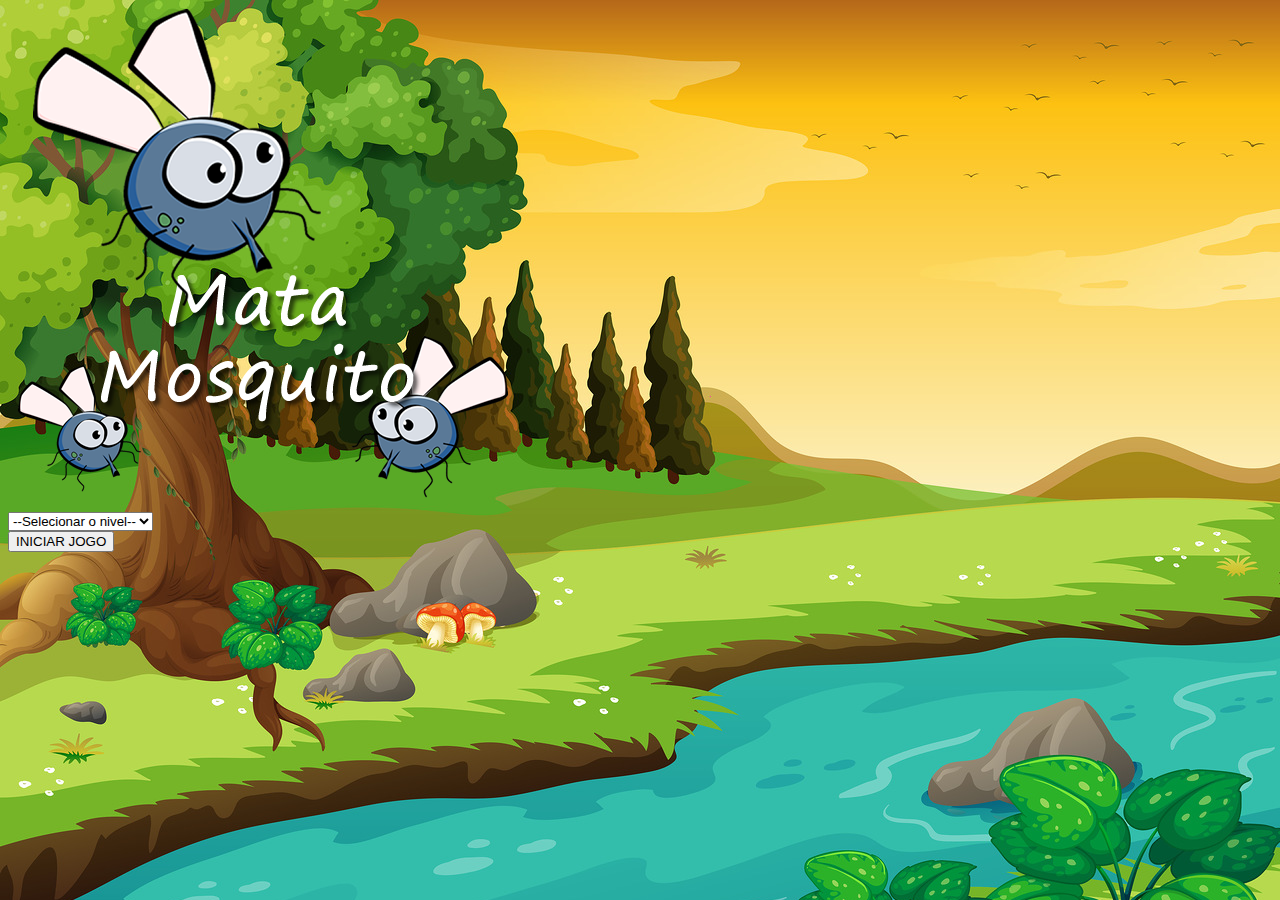
<file: app-mata-mosquito/index.html>
<!DOCTYPE html>
<html lang="en">
<head>
    <meta charset="UTF-8">
    <meta name="viewport" content="width=device-width, initial-scale=1.0">
    <!-- CSS only -->
    <link rel="stylesheet" href="https://cdn.jsdelivr.net/npm/bootstrap@4.5.3/dist/css/bootstrap.min.css" 
    integrity="sha384-TX8t27EcRE3e/ihU7zmQxVncDAy5uIKz4rEkgIXeMed4M0jlfIDPvg6uqKI2xXr2" crossorigin="anonymous">
       <link rel="stylesheet" href="estilo.css">
    <title>INICIO DO JOGO MM</title>
<script>
    function iniciarJogo(){
        var nivel = document.getElementById('nivel').value
        if(nivel === ''){
            alert('Selecione o nível para iniciar o jogo')
            return false
        }else{
            window.location.href="app.html?" + nivel
        }
    }
</script>

</head>
<body>
    <div class="container">
        <div class="row">
            <div class="col">
                <div class="d-flex justify-content-center"> <!--Centraliza a imagem-->
                    <img src="imagens/game.png" alt="">
                </div>
            </div>            
        </div>

        <div class="row">
            <div class="col">
                <div class="d-flex justify-content-center"> <!--Centraliza a imagem-->
                   <div class="mb-2">
                    <select class="form-control" id="nivel">
                        <option value="">--Selecionar o nivel--</option>
                        <option value="normal">Normal</option>
                        <option value="dificil">Dificil</option>
                        <option value="chuckinorris">Chuck Norris</option>
                    </select>
                   </div>
                </div>
            </div>
        </div>
            
        </div>

        <div class="row">
            <div class="col">
                <div class="d-flex justify-content-center">
                    <button type="button" class="btn btn-danger btn-lg" onclick="iniciarJogo()">INICIAR JOGO</button>
                </div>
            </div>
        </div>
    </div>
</body>
</html>
</file>
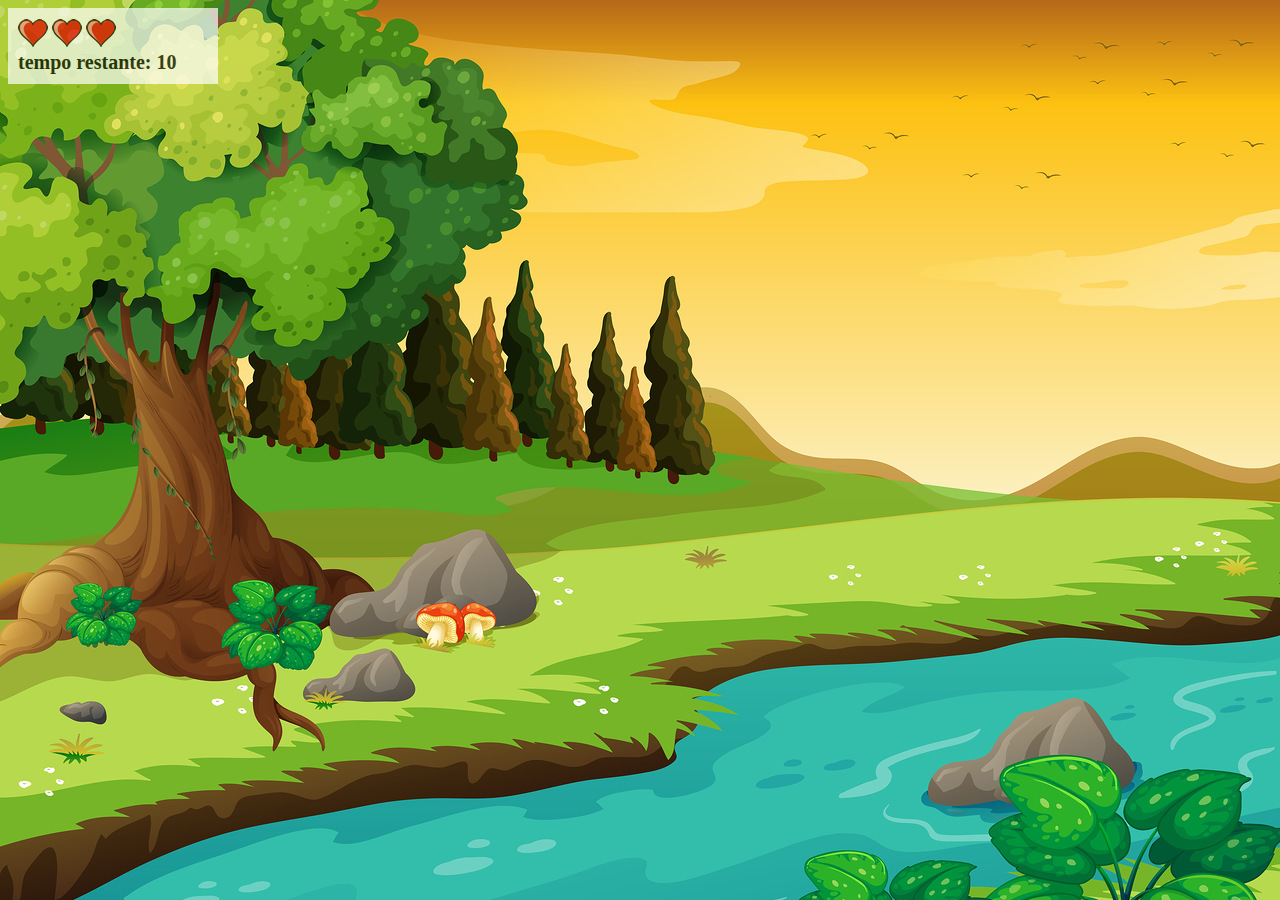
<file: app-mata-mosquito/app.html>
<!DOCTYPE html>
<html lang="en">
<head>
    <meta charset="UTF-8">
    <meta name="viewport" content="width=device-width, initial-scale=1.0">
    <link rel="stylesheet" href="estilo.css">
    <script src="jogo.js"></script>
    <title>App Mata mosquito</title>
</head>
    <body onresize="ajustaTamanhoPalcoJogo()">
    <div class="painel">
        <div class="vidas">
            <img id="v1" src="imagens/coracao_cheio.png">
            <img id="v2" src="imagens/coracao_cheio.png">
            <img id="v3" src="imagens/coracao_cheio.png">
        </div>
        <div class="cronometro"> tempo restante: <span id ="cronometro"></span>

        </div>
    </div>
        <script> 
         document.getElementById('cronometro').innerHTML = tempo

            var criarMosquito = setInterval(function(){
                posicaoRandomica()
            },criarMosquitoTempo) </script>
    </body>
</html>
</file>
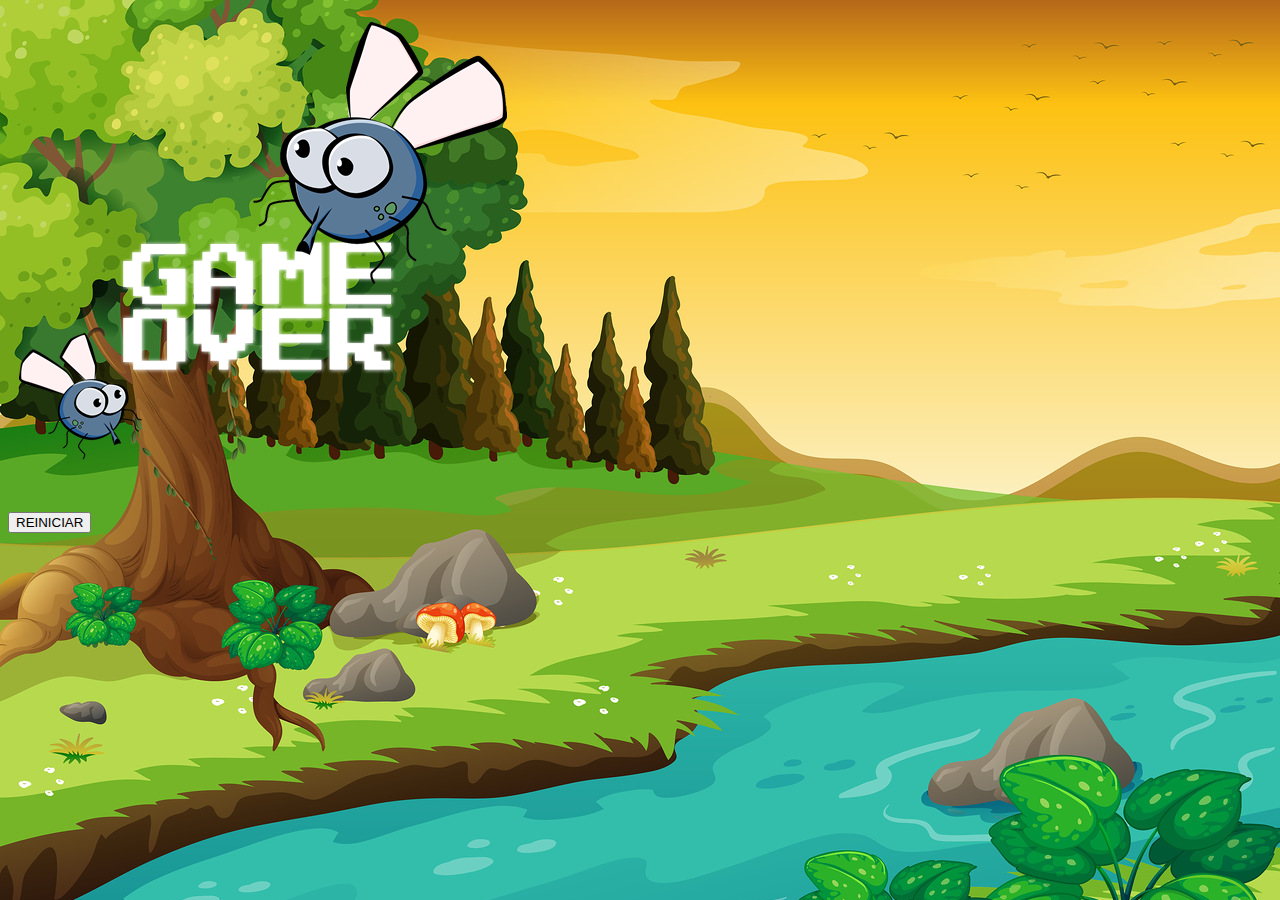
<file: app-mata-mosquito/fim_do_jogo.html>
<!DOCTYPE html>
<html lang="en">
<head>
    <meta charset="UTF-8">
    <meta name="viewport" content="width=device-width, initial-scale=1.0">
    <!-- CSS only -->
    <link rel="stylesheet" href="https://cdn.jsdelivr.net/npm/bootstrap@4.5.3/dist/css/bootstrap.min.css" 
    integrity="sha384-TX8t27EcRE3e/ihU7zmQxVncDAy5uIKz4rEkgIXeMed4M0jlfIDPvg6uqKI2xXr2" crossorigin="anonymous">
       <link rel="stylesheet" href="estilo.css">
    <title>FIM DO JOGO</title>
</head>
<body>
    <div class="container">
        <div class="row">
            <div class="col">
                <div class="d-flex justify-content-center"> <!--Centraliza a imagem-->
                    <img src="imagens/game_over.png" alt="">
                </div>
            </div>
            
        </div>
        <div class="row">
            <div class="col">
                <div class="d-flex justify-content-center">
                    <button type="button" class="btn btn-dark btn-lg" onclick="window.location.href = 'index.html' ">REINICIAR</button>
                </div>
            </div>
        </div>
    </div>
</body>
</html>
</file>
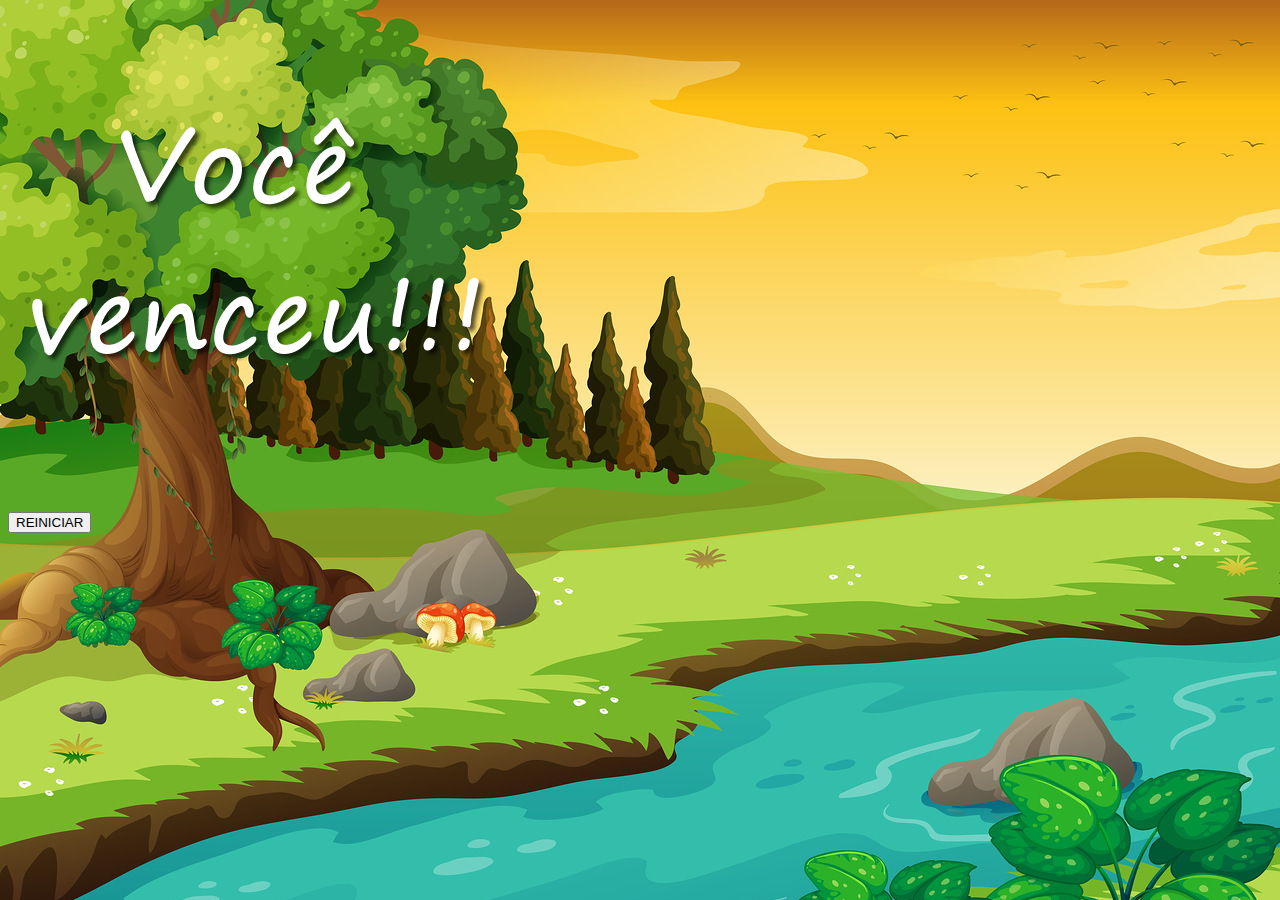
<file: app-mata-mosquito/vitoria.html>
<!DOCTYPE html>
<html lang="en">
<head>
    <meta charset="UTF-8">
    <meta name="viewport" content="width=device-width, initial-scale=1.0">
    <!-- CSS only -->
    <link rel="stylesheet" href="https://cdn.jsdelivr.net/npm/bootstrap@4.5.3/dist/css/bootstrap.min.css" 
    integrity="sha384-TX8t27EcRE3e/ihU7zmQxVncDAy5uIKz4rEkgIXeMed4M0jlfIDPvg6uqKI2xXr2" crossorigin="anonymous">
       <link rel="stylesheet" href="estilo.css">
    <title>VOCÊ VENCEU!!</title>
</head>
<body>
    <div class="container">
        <div class="row">
            <div class="col">
                <div class="d-flex justify-content-center"> <!--Centraliza a imagem-->
                    <img src="imagens/vitoria.png" alt="">
                </div>
            </div>
            
        </div>
        <div class="row">
            <div class="col">
                <div class="d-flex justify-content-center">
                    <button type="button" class="btn btn-dark btn-lg" onclick="window.location.href = 'index.html' ">REINICIAR</button>
                </div>
            </div>
        </div>
    </div>
</body>
</html>
</file>
<file: app-mata-mosquito/estilo.css>
html{
    cursor: url(imagens/mata_mosca.png) 30 30, auto;
}
body{
    background-image: url(imagens/bg.jpg);
    background-repeat: no-repeat;
}
.mosquito1 {
	width: 50px;
	height: 50px;
}

.mosquito2 {
	width: 70px;
	height: 70px;
}

.mosquito3 {
	width: 90px;
	height: 90px;
}
.ladoA{
    transform: scaleX(1);
}
.ladoB{
    transform: scaleX(-1);
}
.painel{
    position: absolute;
    width: 190px;
    padding: 10px;
    border-top: solid 1px #fff;
    background-color: #fff;
    opacity: 0.7;
}
.vidas{
    float: left;
}
.cronometro{
    float: left;
    font-size: 20px;
    font-weight: bold;

}
</file>
